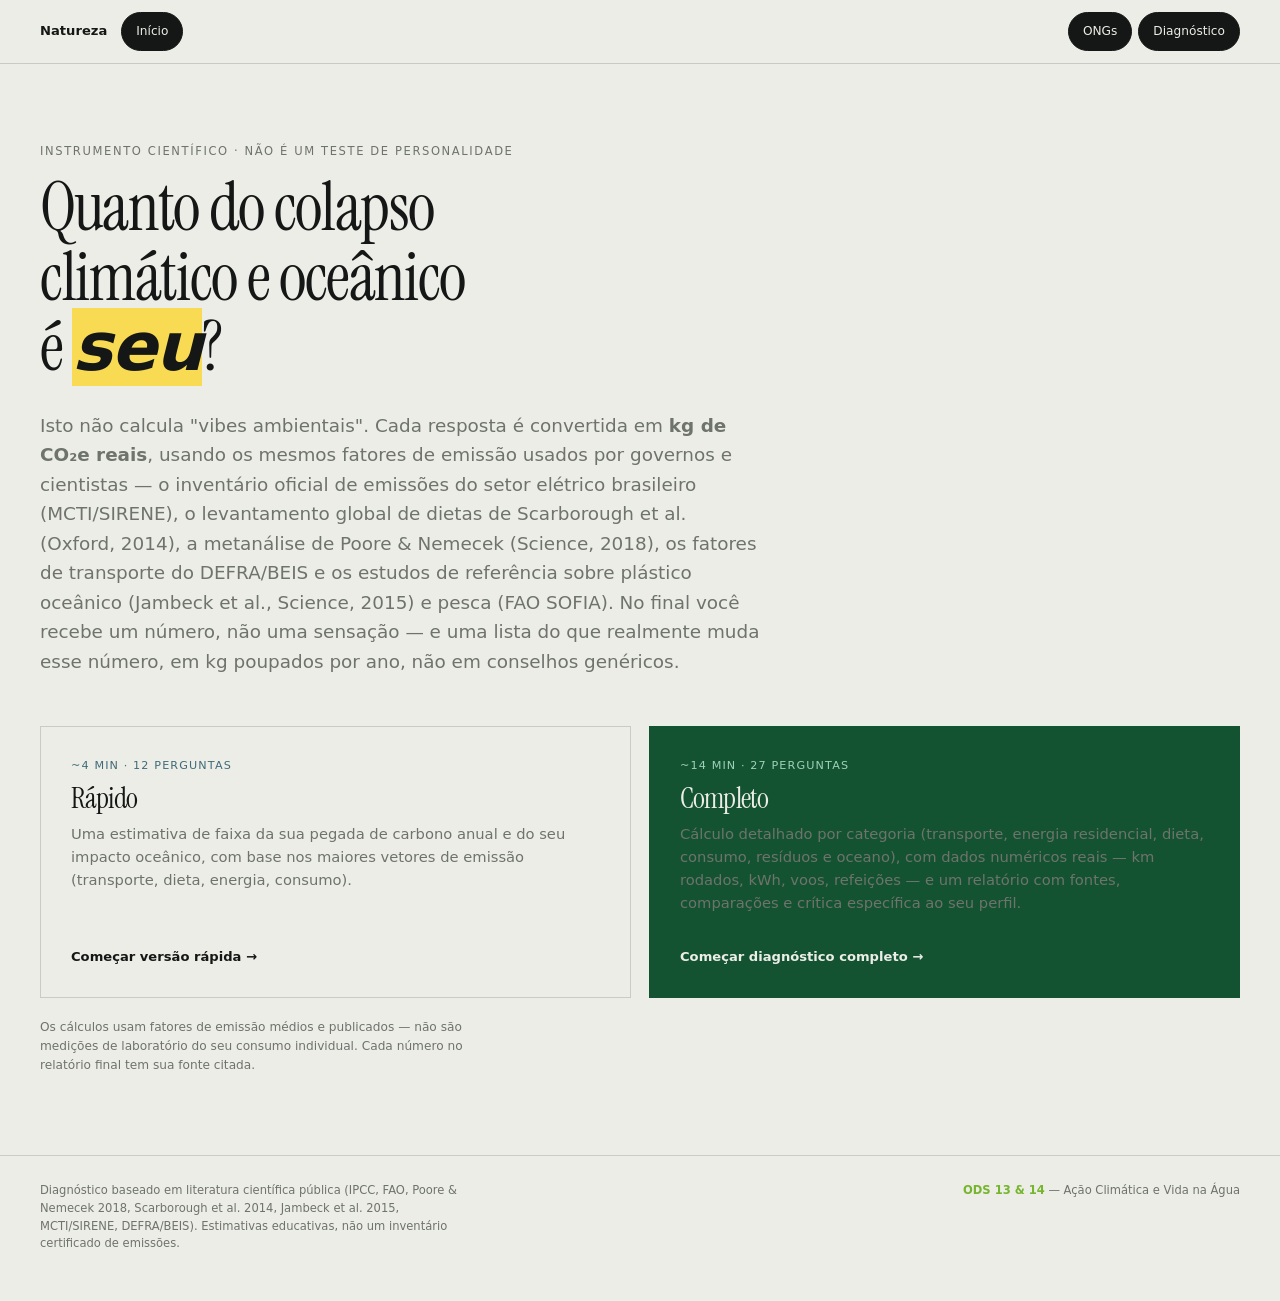
<file: quiz.html>
<!doctype html>
<html lang="pt-BR">
  <head>
    <meta charset="UTF-8" />
    <meta name="viewport" content="width=device-width, initial-scale=1.0" />
    <title>Diagnóstico Real — Seu Impacto no Clima e no Oceano</title>
    <meta
      name="description"
      content="Calculadora científica de pegada de carbono e impacto oceânico, baseada em IPCC, FAO, Poore &amp; Nemecek (Science, 2018), Jambeck et al. (Science, 2015) e dados oficiais do MCTI/SIRENE."
    />
    <link rel="preconnect" href="https://fonts.googleapis.com" />
    <link rel="preconnect" href="https://fonts.gstatic.com" crossorigin />
    <link
      href="https://fonts.googleapis.com/css2?family=Instrument+Serif:ital@0;1&family=Inter:wght@400;500;600;700&display=swap"
      rel="stylesheet"
    />
    <link rel="stylesheet" href="styles.css" />
    <link rel="stylesheet" href="quiz.css" />
  </head>
  <body>
    <nav id="nav">
      <div class="wrap">
        <div class="navgroup">
          <a class="brand" href="index.html">Natureza</a>
          <a class="pill keep" href="index.html">Início</a>
        </div>
        <div class="navgroup">
          <a class="pill" href="index.html#ongs">ONGs</a>
          <a class="pill fill keep" href="quiz.html">Diagnóstico</a>
        </div>
      </div>
    </nav>

    <section class="qz-hero wrap" id="qz-intro">
      <p class="meta" style="text-transform: uppercase; letter-spacing: 0.14em">
        Instrumento científico · Não é um teste de personalidade
      </p>
      <h1 class="qz-h1">
        Quanto do colapso<br class="brk" />
        climático e oceânico<br class="brk" />
        é <span class="it">seu</span>?
      </h1>
      <p class="qz-lead">
        Isto não calcula "vibes ambientais". Cada resposta é convertida em
        <strong>kg de CO₂e reais</strong>, usando os mesmos fatores de emissão
        usados por governos e cientistas — o inventário oficial de emissões do
        setor elétrico brasileiro (MCTI/SIRENE), o levantamento global de dietas
        de Scarborough et al. (Oxford, 2014), a metanálise de Poore &amp;
        Nemecek (Science, 2018), os fatores de transporte do DEFRA/BEIS e os
        estudos de referência sobre plástico oceânico (Jambeck et al., Science,
        2015) e pesca (FAO SOFIA). No final você recebe um número, não uma
        sensação — e uma lista do que realmente muda esse número, em kg poupados
        por ano, não em conselhos genéricos.
      </p>

      <div class="qz-modes">
        <button class="qz-mode-card" data-mode="rapido">
          <span class="qz-mode-tag">~4 min · 12 perguntas</span>
          <h3>Rápido</h3>
          <p>
            Uma estimativa de faixa da sua pegada de carbono anual e do seu
            impacto oceânico, com base nos maiores vetores de emissão
            (transporte, dieta, energia, consumo).
          </p>
          <span class="qz-mode-cta">Começar versão rápida →</span>
        </button>
        <button class="qz-mode-card qz-mode-card--full" data-mode="completo">
          <span class="qz-mode-tag">~14 min · 27 perguntas</span>
          <h3>Completo</h3>
          <p>
            Cálculo detalhado por categoria (transporte, energia residencial,
            dieta, consumo, resíduos e oceano), com dados numéricos reais — km
            rodados, kWh, voos, refeições — e um relatório com fontes,
            comparações e crítica específica ao seu perfil.
          </p>
          <span class="qz-mode-cta">Começar diagnóstico completo →</span>
        </button>
      </div>
      <p class="qz-disclaimer">
        Os cálculos usam fatores de emissão médios e publicados — não são
        medições de laboratório do seu consumo individual. Cada número no
        relatório final tem sua fonte citada.
      </p>
    </section>

    <section class="qz-hero wrap qz-hidden" id="qz-quiz">
      <div class="qz-progress-track">
        <div class="qz-progress-fill" id="qz-progress-fill"></div>
      </div>
      <p class="meta" id="qz-section-label">Seção 1 · Transporte</p>
      <p class="qz-counter" id="qz-counter">Pergunta 1 / 12</p>
      <h2 class="qz-question" id="qz-question-text">Carregando...</h2>
      <p class="qz-question-help" id="qz-question-help"></p>
      <div id="qz-options"></div>
      <div class="qz-nav-row">
        <button class="pill" id="qz-back">← Voltar</button>
        <button class="pill fill" id="qz-next" disabled>Próxima →</button>
      </div>
    </section>

    <section class="wrap qz-hidden" id="qz-results">
      <div class="qz-result-head">
        <p
          class="meta"
          style="text-transform: uppercase; letter-spacing: 0.14em"
        >
          Relatório de impacto individual
        </p>
        <h2
          class="qz-h1"
          style="font-size: clamp(1.8rem, 6vw, 3.4rem)"
          id="qz-headline"
        >
          —
        </h2>
        <p class="qz-lead" id="qz-headline-sub"></p>
      </div>

      <div class="qz-compare" id="qz-compare"></div>

      <div class="qz-block">
        <h3 class="qz-block-title">De onde vem a sua pegada</h3>
        <p class="meta">
          Decomposição por categoria, em toneladas de CO₂e por ano (tCO₂e/ano)
        </p>
        <div id="qz-breakdown" class="qz-breakdown"></div>
      </div>

      <div class="qz-block" id="qz-ocean-block">
        <h3 class="qz-block-title">Seu índice de impacto oceânico</h3>
        <p class="meta">
          Não é carbono — mede contato direto com plástico, pesca e químicos que
          chegam ao mar (ODS 14)
        </p>
        <div class="qz-gauge-wrap">
          <div class="qz-gauge-track">
            <div class="qz-gauge-fill" id="qz-ocean-fill"></div>
          </div>
          <div class="qz-gauge-labels">
            <span>Alto impacto</span><span>Baixo impacto</span>
          </div>
        </div>
        <p id="qz-ocean-text"></p>
      </div>

      <div class="qz-block">
        <h3 class="qz-block-title">Diagnóstico crítico</h3>
        <div id="qz-critique" class="qz-critique"></div>
      </div>

      <div class="qz-block">
        <h3 class="qz-block-title">O que realmente muda esse número</h3>
        <p class="meta">
          Ordenado pelo maior potencial real de redução, em kg de CO₂e evitados
          por ano
        </p>
        <ol class="qz-actions" id="qz-actions"></ol>
      </div>

      <div class="qz-block">
        <details class="qz-sources">
          <summary>Metodologia e fontes usadas neste cálculo</summary>
          <div id="qz-sources-body"></div>
        </details>
      </div>

      <div class="qz-nav-row">
        <button class="pill" id="qz-restart">Refazer diagnóstico</button>
        <a class="pill fill" href="index.html#ongs"
          >Ver o que fazer com isso →</a
        >
      </div>
    </section>

    <footer>
      <div class="wrap">
        <p>
          Diagnóstico baseado em literatura científica pública (IPCC, FAO, Poore
          &amp; Nemecek 2018, Scarborough et al. 2014, Jambeck et al. 2015,
          MCTI/SIRENE, DEFRA/BEIS). Estimativas educativas, não um inventário
          certificado de emissões.
        </p>
        <p class="fmark">
          <span class="titulo">ODS 13 &amp; 14</span> — Ação Climática e Vida na
          Água
        </p>
      </div>
    </footer>

    <script src="quiz.js"></script>
  </body>
</html>
</file>
<file: styles.css>
:root {
  --paper: #edede8;
  --paper-2: #e4e4de;
  --ink: #141715;
  --stone: #6e736c;
  --hair: rgba(20, 23, 21, 0.16);
  --deep: #145332;
  --sage: #dcdfd4;
  --sea: #3e6b77;
  --ember: #b5502e;
  --pad: 20px;
  --maxw: 1240px;
  --serif: "Instrument Serif", Georgia, serif;
}

* {
  box-sizing: border-box;
}
html {
  scroll-behavior: smooth;
}
body {
  margin: 0;
  background: var(--paper);
  color: var(--ink);
  font-family:
    system-ui,
    -apple-system,
    "Segoe UI",
    Roboto,
    Arial,
    sans-serif;
  line-height: 1.55;
}
h1,
h2,
h3 {
  margin: 0;
  font-weight: 600;
  letter-spacing: -0.03em;
  line-height: 1;
}
p {
  margin: 0 0 1em;
}
p:last-child {
  margin-bottom: 0;
}
a {
  color: inherit;
}
.wrap {
  max-width: var(--maxw);
  margin: 0 auto;
  padding-inline: var(--pad);
}
.it {
  font-style: italic;
  font-weight: 700;
  background-color: #ffd414b3;
}
.meta {
  font-size: 0.72rem;
  color: var(--stone);
  line-height: 1.35;
}
.dot {
  display: inline-block;
  width: 6px;
  height: 6px;
  border-radius: 50%;
  margin-right: 0.4em;
}
.dot.s {
  background: var(--sea);
}
.dot.c {
  background: var(--ember);
}

nav {
  position: sticky;
  top: 0;
  z-index: 10;
  padding: 12px 0;
  background: rgba(237, 237, 232, 0.85);
  backdrop-filter: blur(10px);
  border-bottom: 1px solid var(--hair);
}
nav .wrap {
  display: flex;
  align-items: center;
  justify-content: space-between;
  gap: 12px;
}
.navgroup {
  display: flex;
  align-items: center;
  gap: 6px;
}
.brand {
  font-weight: 600;
  font-size: 0.82rem;
  text-decoration: none;
  padding-right: 8px;
}
.pill {
  font-size: 0.76rem;
  padding: 9px 14px;
  border: 1px solid var(--hair);
  border-radius: 99px;
  text-decoration: none;
  white-space: nowrap;
  background: var(--ink);
  color: var(--paper);
  border-color: var(--ink);
}
.pill:hover {
  background: var(--paper);
  color: var(--ink);
  border-color: var(--ink);
}
.pill.fill:hover {
  background: var(--paper);
  color: var(--ink);
  border-color: var(--ink);
}
.pill.fill {
  font-size: 0.76rem;
  padding: 9px 14px;
  border: 1px solid var(--hair);
  border-radius: 99px;
  text-decoration: none;
  white-space: nowrap;
  background: var(--ink);
  color: var(--paper);
  border-color: var(--ink);
}

@media (max-width: 700px) {
  .navgroup .pill:not(.keep) {
    display: none;
  }
}

/* ---------- hero ---------- */
.hero {
  padding-block: clamp(50px, 8vw, 100px) clamp(30px, 5vw, 50px);
}
.labels {
  display: flex;
  justify-content: space-between;
  gap: 18px;
  padding-bottom: clamp(14px, 3vw, 26px);
}
.labels div:nth-child(2) {
  text-align: center;
}
.labels div:last-child {
  text-align: right;
}
@media (max-width: 620px) {
  .labels div:nth-child(2) {
    display: none;
  }
}
.hero h1 {
  font-size: clamp(1.6rem, 12vw, 10rem);
  letter-spacing: -0.04em;
  overflow-wrap: anywhere;
}

/* ---------- thesis ---------- */
.thesis {
  padding-block: clamp(40px, 8vw, 90px);
}
.thesis > .wrap > p {
  font-size: clamp(1.5rem, 5vw, 3rem);
  line-height: 1.08;
  letter-spacing: -0.03em;
  font-weight: 500;
  max-width: 19ch;
}
.sub {
  margin-top: clamp(24px, 4vw, 40px);
  display: grid;
  gap: 24px;
}
@media (min-width: 840px) {
  .sub {
    grid-template-columns: 1fr 1.05fr;
    gap: 50px;
  }
}
.sub p {
  max-width: 52ch;
  color: var(--stone);
}
.sub strong {
  color: var(--ink);
  font-weight: 500;
}
.stats {
  display: grid;
  grid-template-columns: repeat(3, 1fr);
  border-top: 1px solid var(--hair);
  margin-top: clamp(36px, 6vw, 60px);
}
.stats > div {
  padding: clamp(18px, 3vw, 28px) 14px 0 0;
}
.stats > div + div {
  border-left: 1px solid var(--hair);
  padding-left: clamp(14px, 2.4vw, 26px);
}
.stats b {
  display: block;
  font-size: clamp(1.6rem, 5vw, 3rem);
  letter-spacing: -0.03em;
}
.stats span {
  display: block;
  margin-top: 0.5em;
  font-size: 0.76rem;
  color: var(--stone);
  max-width: 22ch;
}

.cycle {
  padding-block: clamp(50px, 8vw, 100px);
}
.cycle__head {
  display: flex;
  align-items: center;
  gap: clamp(10px, 2.5vw, 26px);
  flex-wrap: wrap;
}
.bigline {
  font-size: clamp(2rem, 8vw, 5.5rem);
  letter-spacing: -0.04em;
}
.badge {
  width: clamp(56px, 9vw, 90px);
  aspect-ratio: 1;
  border-radius: 50%;
  background: var(--deep);
  display: grid;
  place-items: center;
  font-size: clamp(22px, 4vw, 38px);
}
.cycle__lead {
  margin-top: 1.4rem;
  color: var(--stone);
  max-width: 50ch;
}
.steps {
  margin-top: clamp(26px, 4vw, 44px);
  border-top: 1px solid var(--hair);
}
.steps details {
  border-bottom: 1px solid var(--hair);
}
.steps summary {
  list-style: none;
  cursor: pointer;
  display: flex;
  align-items: center;
  gap: 14px;
  padding: clamp(14px, 2.2vw, 20px) 0;
}
.steps summary::-webkit-details-marker {
  display: none;
}
.steps summary .num {
  font-size: 0.78rem;
  color: var(--stone);
}
.steps summary .ttl {
  flex: 1;
  font-size: clamp(1rem, 2.4vw, 1.4rem);
  font-weight: 500;
}
.steps summary .sign {
  font-size: 1.2rem;
  color: var(--stone);
}
.steps details[open] summary .sign {
  transform: rotate(45deg);
  display: inline-block;
}
.steps p {
  padding: 0 0 clamp(16px, 2.2vw, 22px) 42px;
  color: var(--stone);
  max-width: 58ch;
}

/* ---------- data rows ---------- */
.data {
  padding-block: clamp(50px, 8vw, 100px);
  background: var(--paper-2);
}
.data h2,
.act h2,
.ongs h2,
.chains h2 {
  font-size: clamp(1.7rem, 5.5vw, 3.6rem);
  letter-spacing: -0.03em;
  max-width: 16ch;
}
.rows {
  margin-top: clamp(28px, 5vw, 50px);
  border-top: 1px solid var(--hair);
}
.row {
  display: grid;
  gap: 6px;
  padding: clamp(18px, 3vw, 26px) 0;
  border-bottom: 1px solid var(--hair);
}
@media (min-width: 760px) {
  .row {
    grid-template-columns: minmax(170px, 24%) 1fr auto;
    gap: 26px;
    align-items: baseline;
  }
}
.row b {
  font-size: clamp(1.6rem, 4vw, 2.4rem);
  letter-spacing: -0.03em;
}
.row .src {
  font-size: 0.7rem;
  color: var(--stone);
  white-space: nowrap;
}

/* ---------- chains ---------- */
.chains {
  background: var(--deep);
  color: var(--paper);
  padding-block: clamp(50px, 8vw, 100px);
}
.chains .intro {
  color: rgba(237, 237, 232, 0.72);
  max-width: 50ch;
  margin-top: 1rem;
}
.chgrid {
  margin-top: clamp(30px, 5vw, 50px);
  display: grid;
  gap: 30px;
}
@media (min-width: 860px) {
  .chgrid {
    grid-template-columns: repeat(3, 1fr);
    gap: 40px;
  }
}
.ch h3 {
  font-size: 1.2rem;
  margin-bottom: 16px;
}
.ch ol {
  list-style: none;
  margin: 0;
  padding: 0;
  counter-reset: s;
}
.ch li {
  counter-increment: s;
  padding: 0 0 12px 28px;
  position: relative;
  font-size: 0.92rem;
  color: rgba(237, 237, 232, 0.72);
}
.ch li::before {
  content: counter(s, decimal-leading-zero);
  position: absolute;
  left: 0;
  font-size: 0.7rem;
  color: rgba(237, 237, 232, 0.42);
}
.ch li:last-child {
  color: var(--paper);
}
.act {
  padding-block: clamp(50px, 8vw, 100px);
}
.act .lead {
  margin-top: 1.2rem;
  color: var(--stone);
  max-width: 48ch;
}
.todo {
  list-style: none;
  margin: clamp(20px, 3vw, 30px) 0 0;
  padding: 0;
  border-top: 1px solid var(--hair);
}
@media (min-width: 900px) {
  .todo {
    columns: 2;
    column-gap: 50px;
  }
  .todo li {
    break-inside: avoid;
  }
}
.todo li {
  border-bottom: 1px solid var(--hair);
}
.todo label {
  display: flex;
  gap: 14px;
  align-items: flex-start;
  padding: clamp(14px, 2vw, 18px) 0;
  cursor: pointer;
}
.todo input {
  margin-top: 4px;
  width: 16px;
  height: 16px;
  accent-color: var(--ink);
  flex: none;
}
.todo strong {
  display: block;
  font-weight: 500;
}
.todo small {
  display: block;
  color: var(--stone);
  margin-top: 0.2em;
}
.todo input:checked ~ .t {
  opacity: 0.45;
  text-decoration: line-through;
}
.ongs {
  background: var(--paper-2);
  padding-block: clamp(50px, 8vw, 100px);
}
.ongs__top {
  display: grid;
  gap: 20px;
}
@media (min-width: 880px) {
  .ongs__top {
    grid-template-columns: 1.1fr 0.9fr;
    gap: 50px;
    align-items: end;
  }
}
.ongs .note {
  color: var(--stone);
  max-width: 44ch;
  font-size: 0.92rem;
}
.ongs .note b {
  color: var(--ink);
}
.ongs-group {
  margin-top: clamp(32px, 5vw, 54px);
}
.ongs-group__ttl {
  font-size: 0.76rem;
  text-transform: uppercase;
  letter-spacing: 0.08em;
  color: var(--stone);
  margin-bottom: 4px;
}
.track {
  margin-top: 14px;
  display: flex;
  gap: 16px;
  overflow-x: auto;
  scroll-snap-type: x mandatory;
  padding-bottom: 10px;
}
.card {
  scroll-snap-align: start;
  flex: 0 0 clamp(250px, 78vw, 320px);
  background: var(--paper);
  border: 1px solid var(--hair);
  display: flex;
  flex-direction: column;
}
#wwf {
  background-color: #fff;
}
.card__art {
  aspect-ratio: 4/3;
  display: grid;
  place-items: center;
  font-size: 3rem;
}
.card__art img {
  width: 100%;
  height: 100%;
  object-fit: cover;
  object-position: center;
}
.card__in {
  padding: 20px 18px;
  display: flex;
  flex-direction: column;
  flex: 1;
}
.card__tag {
  font-size: 0.7rem;
  color: var(--stone);
  margin-bottom: 10px;
}
.card h3 {
  font-size: 1.1rem;
  margin-bottom: 8px;
}
.card p {
  font-size: 0.88rem;
  color: var(--stone);
  flex: 1;
}
.card ul {
  list-style: none;
  display: flex;
  flex-wrap: wrap;
  gap: 5px;
  margin: 14px 0;
  padding: 0;
}
.card li {
  font-size: 0.68rem;
  padding: 4px 9px;
  border: 1px solid var(--hair);
  border-radius: 99px;
  color: var(--stone);
}
.card a {
  display: block;
  text-align: center;
  text-decoration: none;
  font-size: 0.82rem;
  padding: 10px;
  border: 1px solid var(--ink);
}
.card a:hover {
  background: var(--ink);
  color: var(--paper);
}
.railui {
  display: flex;
  justify-content: flex-end;
  gap: 8px;
  margin-top: 8px;
}
.railui button {
  width: 34px;
  height: 34px;
  border-radius: 50%;
  border: 1px solid var(--hair);
  background: none;
  cursor: pointer;
  font: inherit;
}
.railui button:hover {
  background: var(--ink);
  color: var(--paper);
}

.end {
  padding-block: clamp(50px, 9vw, 110px);
}
.end__head {
  display: flex;
  align-items: center;
  gap: clamp(10px, 2vw, 24px);
  flex-wrap: wrap;
}
.h_head {
  border-top: 1px solid var(--hair);
  padding-block: 26px 36px;
  display: flex;
  align-items: center;
  gap: clamp(10px, 2vw, 24px);
  flex-wrap: wrap;
}
.end h2 {
  font-size: clamp(1.8rem, 7vw, 5rem);
  letter-spacing: -0.04em;
}
.end p {
  margin-top: 1.6rem;
  color: var(--stone);
  max-width: 44ch;
}
.acts {
  margin-top: 1.8rem;
  display: flex;
  gap: 8px;
  flex-wrap: wrap;
}

footer {
  border-top: 1px solid var(--hair);
  padding-block: 26px 36px;
}
footer .wrap {
  display: flex;
  flex-wrap: wrap;
  gap: 20px;
  justify-content: space-between;
}
footer p {
  font-size: 0.72rem;
  color: var(--stone);
  max-width: 60ch;
}
footer .fmark {
  font-size: 0.72rem;
  color: var(--stone);
}
.titulo {
  color: #76b52e;
  font-weight: 700;
}
</file>
<file: quiz.css>
* {
  font-family:
    system-ui,
    -apple-system,
    "Segoe UI",
    Roboto,
    Arial,
    sans-serif;
}
.qz-hidden {
  display: none !important;
}

.qz-hero {
  padding-block: clamp(40px, 7vw, 80px);
}

.qz-h1 {
  font-family: var(--serif);
  font-weight: 400;
  font-size: clamp(2rem, 6.5vw, 4.2rem);
  letter-spacing: -0.02em;
  line-height: 1.04;
  margin-top: 14px;
  max-width: 16ch;
}
.brk {
  display: block;
}
@media (max-width: 640px) {
  .brk {
    display: inline;
  }
}

.qz-lead {
  margin-top: clamp(18px, 3vw, 28px);
  color: var(--stone);
  font-size: clamp(0.98rem, 2vw, 1.15rem);
  max-width: 62ch;
  line-height: 1.6;
}

.qz-disclaimer {
  margin-top: 20px;
  font-size: 0.76rem;
  color: var(--stone);
  max-width: 60ch;
}

.qz-modes {
  margin-top: clamp(30px, 5vw, 50px);
  display: grid;
  gap: 18px;
}
@media (min-width: 780px) {
  .qz-modes {
    grid-template-columns: 1fr 1fr;
  }
}
.qz-mode-card {
  text-align: left;
  background: var(--paper);
  border: 1px solid var(--hair);
  padding: clamp(20px, 3vw, 30px);
  cursor: pointer;
  font: inherit;
  color: inherit;
  display: flex;
  flex-direction: column;
  gap: 10px;
  transition:
    border-color 0.2s ease,
    transform 0.2s ease,
    background 0.2s ease;
}
.qz-mode-card:hover {
  border-color: var(--ink);
  transform: translateY(-2px);
}
.qz-mode-card--full {
  background: var(--deep);
  color: var(--paper);
  border-color: var(--deep);
}
.qz-mode-card--full p {
  color: rgba(237, 237, 232, 0.75);
}
.qz-mode-card--full:hover {
  border-color: var(--paper);
}
.qz-mode-tag {
  font-size: 0.7rem;
  text-transform: uppercase;
  letter-spacing: 0.1em;
  color: var(--sea);
}
.qz-mode-card--full .qz-mode-tag {
  color: #9fd1b8;
}
.qz-mode-card h3 {
  font-family: var(--serif);
  font-weight: 400;
  font-size: 1.8rem;
}
.qz-mode-card p {
  font-size: 0.92rem;
  color: var(--stone);
}
.qz-mode-cta {
  margin-top: auto;
  font-size: 0.82rem;
  font-weight: 600;
  padding-top: 8px;
}

.qz-progress-track {
  width: 100%;
  height: 3px;
  background: var(--hair);
  margin-bottom: clamp(24px, 4vw, 40px);
}
.qz-progress-fill {
  height: 100%;
  width: 0%;
  background: var(--deep);
  transition: width 0.4s cubic-bezier(0.16, 1, 0.3, 1);
}

.qz-counter {
  font-size: 0.76rem;
  color: var(--stone);
  margin-top: 4px;
}

.qz-question {
  font-family: var(--serif);
  font-weight: 400;
  font-size: clamp(1.4rem, 3.6vw, 2.2rem);
  line-height: 1.15;
  margin-top: 10px;
  max-width: 24ch;
}

.qz-question-help {
  margin-top: 10px;
  color: var(--stone);
  font-size: 0.88rem;
  max-width: 56ch;
}

#qz-options {
  margin-top: clamp(22px, 4vw, 34px);
  display: grid;
  gap: 10px;
}

.qz-opt {
  display: block;
  width: 100%;
  text-align: left;
  padding: 16px 18px;
  border: 1px solid var(--hair);
  background: var(--paper);
  font: inherit;
  font-size: 0.95rem;
  color: var(--ink);
  cursor: pointer;
  transition: all 0.15s ease;
}
.qz-opt:hover {
  border-color: var(--ink);
  background: var(--paper-2);
}
.qz-opt.selected {
  background: var(--ink);
  color: var(--paper);
  border-color: var(--ink);
}
.qz-opt small {
  display: block;
  margin-top: 4px;
  color: var(--stone);
  font-size: 0.76rem;
}
.qz-opt.selected small {
  color: rgba(237, 237, 232, 0.65);
}

.qz-numfield {
  margin-top: clamp(22px, 4vw, 34px);
  display: flex;
  gap: 14px;
  align-items: baseline;
  flex-wrap: wrap;
}
.qz-numfield input[type="number"] {
  font: inherit;
  font-size: 1.6rem;
  font-family: var(--serif);
  width: 140px;
  padding: 10px 14px;
  border: 1px solid var(--hair);
  background: var(--paper);
  color: var(--ink);
}
.qz-numfield input[type="number"]:focus {
  outline: 2px solid var(--deep);
}
.qz-numfield .unit {
  color: var(--stone);
  font-size: 0.9rem;
}
.qz-numfield-hint {
  flex-basis: 100%;
  color: var(--stone);
  font-size: 0.8rem;
  margin-top: 4px;
}

.qz-nav-row {
  margin-top: clamp(30px, 5vw, 50px);
  display: flex;
  justify-content: space-between;
  gap: 10px;
  flex-wrap: wrap;
}
button.pill {
  font: inherit;
  border: 1px solid var(--hair);
  cursor: pointer;
}
button.pill:disabled {
  opacity: 0.35;
  cursor: not-allowed;
}
button.pill:disabled:hover {
  background: none;
  color: var(--ink);
  border-color: var(--hair);
}

/* ---------- resultados ---------- */
#qz-results {
  padding-block: clamp(40px, 7vw, 80px);
}
.qz-result-head {
  border-bottom: 1px solid var(--hair);
  padding-bottom: clamp(24px, 4vw, 40px);
}

.qz-compare {
  margin-top: clamp(28px, 5vw, 46px);
  display: grid;
  gap: 14px;
}
.qz-compare-row {
  display: grid;
  grid-template-columns: 150px 1fr auto;
  gap: 14px;
  align-items: center;
}
@media (max-width: 620px) {
  .qz-compare-row {
    grid-template-columns: 96px 1fr auto;
    font-size: 0.85rem;
  }
}
.qz-compare-label {
  font-size: 0.82rem;
  color: var(--stone);
}
.qz-compare-track {
  height: 14px;
  background: var(--paper-2);
  position: relative;
}
.qz-compare-fill {
  height: 100%;
  background: var(--stone);
}
.qz-compare-fill.you {
  background: var(--ember);
}
.qz-compare-fill.target {
  background: var(--deep);
}
.qz-compare-val {
  font-family: var(--serif);
  font-size: 1.1rem;
  white-space: nowrap;
}

.qz-block {
  margin-top: clamp(40px, 6vw, 70px);
}
.qz-block-title {
  font-family: var(--serif);
  font-weight: 400;
  font-size: clamp(1.3rem, 3vw, 1.9rem);
}

.qz-breakdown {
  margin-top: 20px;
  border-top: 1px solid var(--hair);
}
.qz-bd-row {
  display: grid;
  grid-template-columns: 160px 1fr 90px;
  gap: 16px;
  align-items: center;
  padding: 12px 0;
  border-bottom: 1px solid var(--hair);
  font-size: 0.88rem;
}
@media (max-width: 620px) {
  .qz-bd-row {
    grid-template-columns: 96px 1fr 70px;
    font-size: 0.8rem;
  }
}
.qz-bd-track {
  height: 10px;
  background: var(--paper-2);
}
.qz-bd-fill {
  height: 100%;
  background: var(--sea);
}
.qz-bd-val {
  text-align: right;
  font-family: var(--serif);
  font-size: 1rem;
}

.qz-gauge-wrap {
  margin-top: 18px;
  max-width: 480px;
}
.qz-gauge-track {
  height: 18px;
  background: linear-gradient(to right, var(--deep), var(--sage), var(--ember));
  position: relative;
  overflow: visible;
}
.qz-gauge-fill {
  position: absolute;
  top: -6px;
  width: 3px;
  height: 30px;
  background: var(--ink);
}
.qz-gauge-labels {
  display: flex;
  justify-content: space-between;
  font-size: 0.72rem;
  color: var(--stone);
  margin-top: 6px;
}
#qz-ocean-text {
  margin-top: 16px;
  color: var(--stone);
  max-width: 60ch;
  font-size: 0.94rem;
}

.qz-critique p {
  color: var(--stone);
  max-width: 66ch;
  margin-top: 14px;
  font-size: 0.98rem;
  line-height: 1.6;
}
.qz-critique p:first-child {
  margin-top: 18px;
}
.qz-critique strong {
  color: var(--ink);
  font-weight: 500;
}

.qz-actions {
  margin-top: 18px;
  padding-left: 0;
  list-style: none;
  counter-reset: act;
}
.qz-actions li {
  counter-increment: act;
  border-bottom: 1px solid var(--hair);
  padding: 16px 0 16px 40px;
  position: relative;
}
.qz-actions li::before {
  content: counter(act, decimal-leading-zero);
  position: absolute;
  left: 0;
  top: 16px;
  font-size: 0.72rem;
  color: var(--stone);
}
.qz-action-top {
  display: flex;
  justify-content: space-between;
  gap: 10px;
  flex-wrap: wrap;
}
.qz-action-title {
  font-weight: 500;
}
.qz-action-save {
  font-family: var(--serif);
  font-size: 1.1rem;
  color: var(--deep);
  white-space: nowrap;
}
.qz-action-desc {
  color: var(--stone);
  font-size: 0.88rem;
  margin-top: 4px;
  max-width: 60ch;
}

.qz-sources summary {
  cursor: pointer;
  font-weight: 500;
  padding: 4px 0;
}
#qz-sources-body {
  margin-top: 14px;
  color: var(--stone);
  font-size: 0.84rem;
  line-height: 1.7;
}
#qz-sources-body ul {
  padding-left: 18px;
}
#qz-sources-body code {
  background: var(--paper-2);
  padding: 1px 5px;
  font-size: 0.8em;
}
</file>
